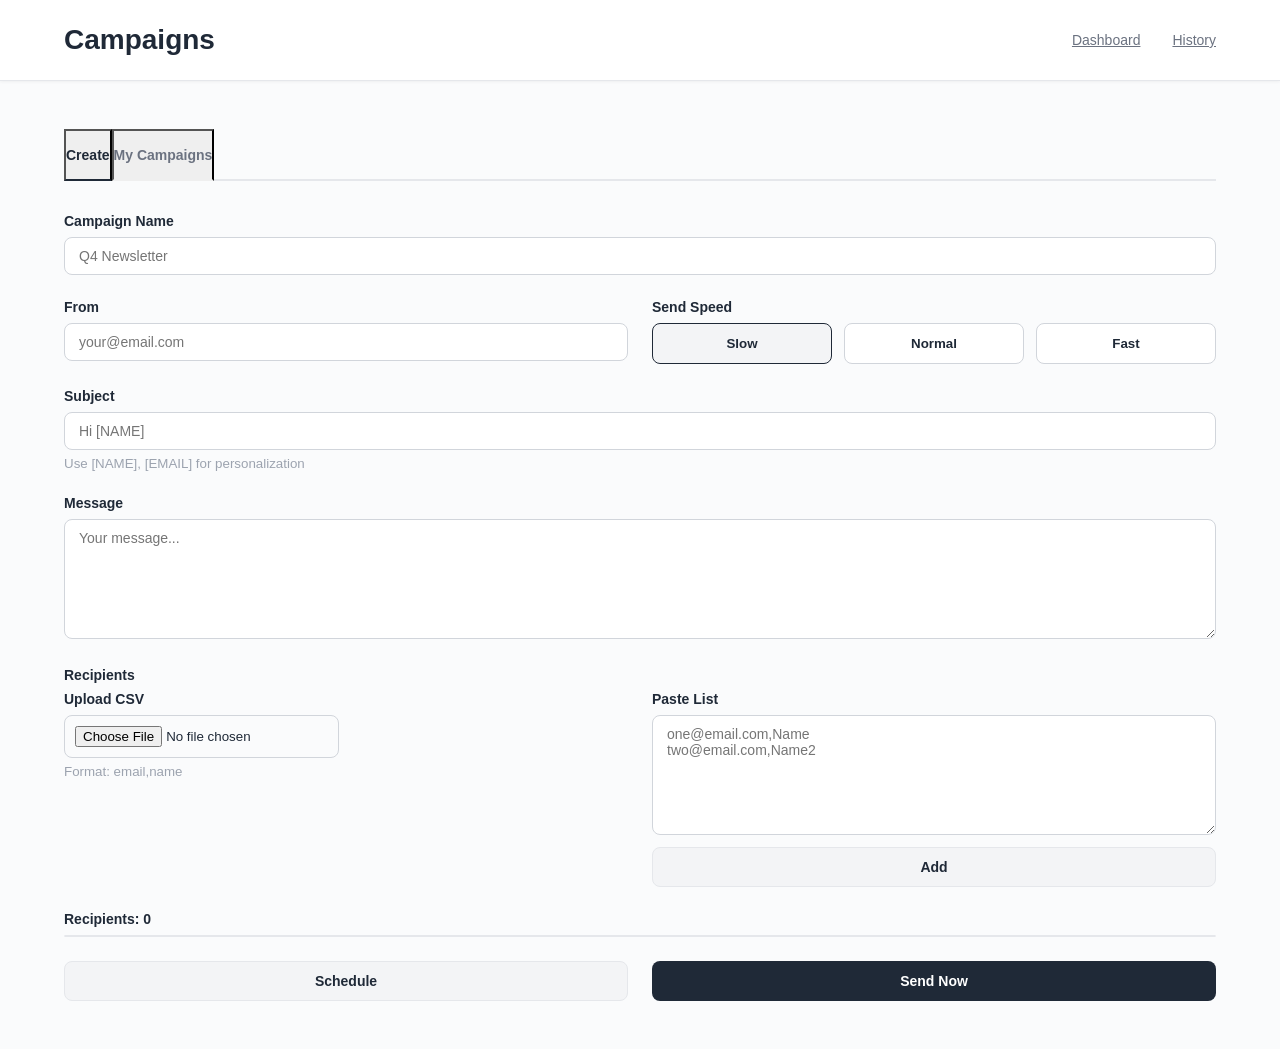
<file: src/dashboard/templates/campaigns.html>
<!doctype html>
<html lang="en">
<head>
<meta charset="utf-8"><meta name="viewport" content="width=device-width,initial-scale=1">
<title>PLATREMO · Campaigns</title>
<style>
*{margin:0;padding:0;box-sizing:border-box}body{font-family:-apple-system,BlinkMacSystemFont,'Segoe UI',Roboto,sans-serif;background:#fafbfc;color:#1f2937}header{background:white;border-bottom:1px solid #e5e7eb;padding:24px 0;box-shadow:0 1px 3px rgba(0,0,0,.05)}.container{max-width:1200px;margin:0 auto;padding:0 24px}.header-top{display:flex;justify-content:space-between;align-items:center;gap:40px}h1{font-size:28px;font-weight:600}.nav{display:flex;gap:32px}.nav a{font-size:14px;color:#6b7280;font-weight:500;transition:.2s}.nav a:hover{color:#1f2937}.main{padding:48px 0}.tabs{display:flex;gap:0;border-bottom:2px solid #e5e7eb;margin-bottom:32px}.tab{padding:16px 0;font-size:14px;font-weight:600;color:#6b7280;cursor:pointer;border-bottom:2px solid transparent;margin-bottom:-2px;transition:.2s}.tab.active{color:#1f2937;border-bottom-color:#1f2937}.form-group{margin-bottom:24px}.label{display:block;font-size:14px;font-weight:600;margin-bottom:8px;color:#1f2937}.input,.textarea,.select{width:100%;padding:10px 14px;border:1px solid #d1d5db;border-radius:8px;font-size:14px;background:white;color:#1f2937;font-family:inherit}.input:focus,.textarea:focus,.select:focus{outline:0;border-color:#1f2937;box-shadow:0 0 0 3px rgba(31,41,55,.05)}.textarea{resize:vertical;min-height:120px}.two-col{display:grid;grid-template-columns:1fr 1fr;gap:24px}.btn{border:0;padding:11px 20px;border-radius:8px;font-weight:600;cursor:pointer;font-size:14px;transition:.2s}.btn-primary{background:#1f2937;color:white}.btn-primary:hover{background:#111827}.btn-secondary{background:#f3f4f6;color:#1f2937;border:1px solid #e5e7eb}.btn-secondary:hover{background:#e5e7eb}.speed-options{display:grid;grid-template-columns:repeat(3,1fr);gap:12px}.speed-btn{padding:12px;border:1px solid #d1d5db;border-radius:8px;background:white;color:#1f2937;cursor:pointer;font-weight:600;transition:.2s}.speed-btn.selected{border-color:#1f2937;background:#f3f4f6}.recipient-list{background:white;border:1px solid #e5e7eb;border-radius:8px;max-height:250px;overflow-y:auto}.recipient-item{padding:12px;border-bottom:1px solid #e5e7eb;display:flex;justify-content:space-between;align-items:center;font-size:13px}.recipient-item:last-child{border-bottom:0}.recipient-item button{border:0;background:#ef4444;color:white;border-radius:6px;padding:4px 10px;cursor:pointer;font-size:12px;font-weight:600}.campaign-card{background:white;border:1px solid #e5e7eb;border-radius:12px;padding:24px;margin-bottom:16px}.campaign-header{display:flex;justify-content:space-between;align-items:start;gap:20px;margin-bottom:20px}.campaign-title{font-size:16px;font-weight:600;color:#1f2937}.campaign-meta{font-size:13px;color:#9ca3af}.campaign-status{display:inline-block;font-size:12px;font-weight:600;padding:4px 12px;border-radius:6px;background:#f3f4f6;color:#1f2937}.campaign-stats{display:grid;grid-template-columns:repeat(4,1fr);gap:16px;margin:20px 0}.stat-box{text-align:center;padding:12px}.stat-label{font-size:12px;color:#9ca3af;margin-bottom:4px}.stat-value{font-size:24px;font-weight:700;color:#1f2937}.modal{display:none;position:fixed;top:0;left:0;width:100%;height:100%;background:rgba(0,0,0,.5);z-index:1000;align-items:center;justify-content:center}.modal.active{display:flex}.modal-content{background:white;border-radius:12px;padding:32px;max-width:600px;max-height:90vh;overflow-y:auto;width:90%}.modal-header{font-size:20px;font-weight:600;margin-bottom:24px}.modal-footer{display:flex;gap:12px;justify-content:flex-end;margin-top:28px}.alert{padding:12px 16px;border-radius:8px;margin-bottom:16px;font-size:14px}.alert.success{background:#dcfce7;color:#166534}.alert.error{background:#fee2e2;color:#991b1b}.tab-content{display:none}.tab-content.active{display:block}@media(max-width:768px){.two-col{grid-template-columns:1fr}.speed-options{grid-template-columns:1fr}.campaign-stats{grid-template-columns:repeat(2,1fr)}}
</style></head>
<body>
<header><div class="container"><div class="header-top"><h1>Campaigns</h1><nav class="nav"><a href="/dashboard">Dashboard</a><a href="/history">History</a></nav></div></div></header>

<main class="main"><div class="container">
<div class="tabs"><button class="tab active" onclick="switchTab('create')">Create</button><button class="tab" onclick="switchTab('list')">My Campaigns</button></div>

<div id="create-tab" class="tab-content active"><form onsubmit="handleCreateCampaign(event)"><div id="alert"></div><div class="form-group"><label class="label">Campaign Name</label><input type="text" class="input" id="name" required placeholder="Q4 Newsletter"></div><div class="two-col"><div class="form-group"><label class="label">From</label><input type="email" class="input" id="sender" required placeholder="your@email.com"></div><div class="form-group"><label class="label">Send Speed</label><div class="speed-options"><button type="button" class="speed-btn selected" onclick="setSpeed('slow')">Slow</button><button type="button" class="speed-btn" onclick="setSpeed('normal')">Normal</button><button type="button" class="speed-btn" onclick="setSpeed('fast')">Fast</button></div></div></div><div class="form-group"><label class="label">Subject</label><input type="text" class="input" id="subject" required placeholder="Hi [NAME]"><small style="color:#9ca3af;display:block;margin-top:6px">Use [NAME], [EMAIL] for personalization</small></div><div class="form-group"><label class="label">Message</label><textarea class="textarea" id="body" required placeholder="Your message..."></textarea></div><div class="form-group"><label class="label">Recipients</label><div class="two-col"><div><label class="label">Upload CSV</label><input type="file" id="csv" accept=".csv" onchange="handleCSV(event)" style="padding:10px;border:1px solid #d1d5db;border-radius:8px;cursor:pointer"><small style="color:#9ca3af;display:block;margin-top:6px">Format: email,name</small></div><div><label class="label">Paste List</label><textarea class="textarea" id="paste" placeholder="one@email.com,Name&#10;two@email.com,Name2" style="height:100px"></textarea><button type="button" class="btn btn-secondary" onclick="addFromPaste()" style="width:100%;margin-top:8px">Add</button></div></div></div><div class="form-group"><label class="label">Recipients: <strong id="count">0</strong></label><div class="recipient-list" id="list"></div></div><div class="two-col"><button type="button" class="btn btn-secondary" onclick="scheduleClick()">Schedule</button><button type="submit" class="btn btn-primary">Send Now</button></div></form></div>

<div id="list-tab" class="tab-content"><div id="campaigns"></div></div>
</div></main>

<div id="preview-modal" class="modal"><div class="modal-content"><div class="modal-header">Preview</div><div style="margin:24px 0"><div class="form-group"><label class="label">Subject</label><div style="padding:12px;background:#f9fafb;border-radius:8px;border:1px solid #e5e7eb;word-break:break-word" id="prev-subject"></div></div><div class="form-group"><label class="label">Message</label><div style="padding:12px;background:#f9fafb;border-radius:8px;border:1px solid #e5e7eb;min-height:150px;white-space:pre-wrap;word-break:break-word" id="prev-body"></div></div><div class="form-group"><label class="label">To <strong id="prev-count"></strong> recipients</label></div></div><div class="modal-footer"><button class="btn btn-secondary" onclick="closePreview()">Back</button><button class="btn btn-primary" onclick="confirmSend()">Send</button></div></div></div>

<script>
let recipients=[];let speed='slow';let pending=null;function switchTab(t){document.querySelectorAll('.tab-content').forEach(e=>e.classList.remove('active'));document.querySelectorAll('.tab').forEach(e=>e.classList.remove('active'));document.getElementById(t+'-tab').classList.add('active');event.target.classList.add('active');if(t==='list')loadCampaigns()}function setSpeed(s){speed=s;document.querySelectorAll('.speed-btn').forEach(e=>e.classList.remove('selected'));event.target.classList.add('selected')}function handleCSV(e){const f=e.target.files[0];if(!f)return;const r=new FileReader();r.onload=ev=>{parseCSV(ev.target.result)};r.readAsText(f)}function addFromPaste(){const t=document.getElementById('paste').value;if(!t.trim())return;parseCSV(t);document.getElementById('paste').value=''}function parseCSV(t){const lines=t.trim().split('\n');const nr=[];lines.forEach(l=>{const [email,...name]=l.split(',');if(email.trim()){nr.push({email:email.trim(),name:name.join(',').trim()||''})}});recipients=[...new Map([...recipients,...nr].map(r=>[r.email,r])).values()];updateList()}function updateList(){const l=document.getElementById('list');document.getElementById('count').textContent=recipients.length;if(!recipients.length){l.innerHTML='<p style="color:#9ca3af;padding:20px;text-align:center">No recipients yet</p>';return}l.innerHTML=recipients.map((r,i)=>`<div class="recipient-item"><span>${r.email}${r.name?' • '+r.name:''}</span><button type="button" onclick="removeRecipient(${i})">Remove</button></div>`).join('')}function removeRecipient(i){recipients.splice(i,1);updateList()}function scheduleClick(){if(!recipients.length){showAlert('Please add recipients','error');return}document.getElementById('preview-modal').classList.add('active')}function closePreview(){document.getElementById('preview-modal').classList.remove('active')}async function handleCreateCampaign(e){e.preventDefault();const n=document.getElementById('name').value;const s=document.getElementById('subject').value;const b=document.getElementById('body').value;const se=document.getElementById('sender').value;if(!n||!s||!b||!se){showAlert('Fill all fields','error');return}if(!recipients.length){showAlert('Add recipients','error');return}pending={name:n,subject:s,body:b,sender_email:se,recipients,speed_setting:speed,scheduled_at:null};showPreview()}function showPreview(){const p=pending;document.getElementById('prev-subject').textContent=p.subject;let body=p.body.replace(/\[NAME\]/g,recipients[0]?.name||'there').replace(/\[EMAIL\]/g,recipients[0]?.email||'email@example.com');document.getElementById('prev-body').textContent=body;document.getElementById('prev-count').textContent=recipients.length;document.getElementById('preview-modal').classList.add('active')}async function confirmSend(){try{const r=await fetch('/api/campaigns',{method:'POST',headers:{'Content-Type':'application/json'},body:JSON.stringify(pending)});const d=await r.json();if(!d.ok){showAlert(d.error||'Failed','error');return}closePreview();showAlert('Campaign sent!','success');document.getElementById('name').value='';document.getElementById('subject').value='';document.getElementById('body').value='';recipients=[];updateList();setTimeout(()=>switchTab('list'),1000)}catch(e){showAlert('Error: '+e.message,'error')}}async function loadCampaigns(){try{const r=await fetch('/api/campaigns');const c=await r.json();const l=document.getElementById('campaigns');if(!c.length){l.innerHTML='<p style="color:#9ca3af">No campaigns yet</p>';return}l.innerHTML=c.map(x=>`<div class="campaign-card"><div class="campaign-header"><div><div class="campaign-title">${x.name}</div><div class="campaign-meta">${new Date(x.created_at).toLocaleDateString()}</div></div><span class="campaign-status">${x.status}</span></div><div class="campaign-stats"><div class="stat-box"><div class="stat-label">Total</div><div class="stat-value">${x.recipient_count}</div></div><div class="stat-box"><div class="stat-label">Sent</div><div class="stat-value">${x.sent||0}</div></div><div class="stat-box"><div class="stat-label">Failed</div><div class="stat-value">${x.failed||0}</div></div><div class="stat-box"><div class="stat-label">Pending</div><div class="stat-value">${x.pending||0}</div></div></div></div>`).join('')}catch(e){document.getElementById('campaigns').innerHTML='<p style="color:#ef4444">Error loading</p>'}}function showAlert(m,t){const a=document.getElementById('alert');a.innerHTML=`<div class="alert ${t}">${m}</div>`;if(t==='success')setTimeout(()=>a.innerHTML='',3000)}
</script>
</body></html>
</file>
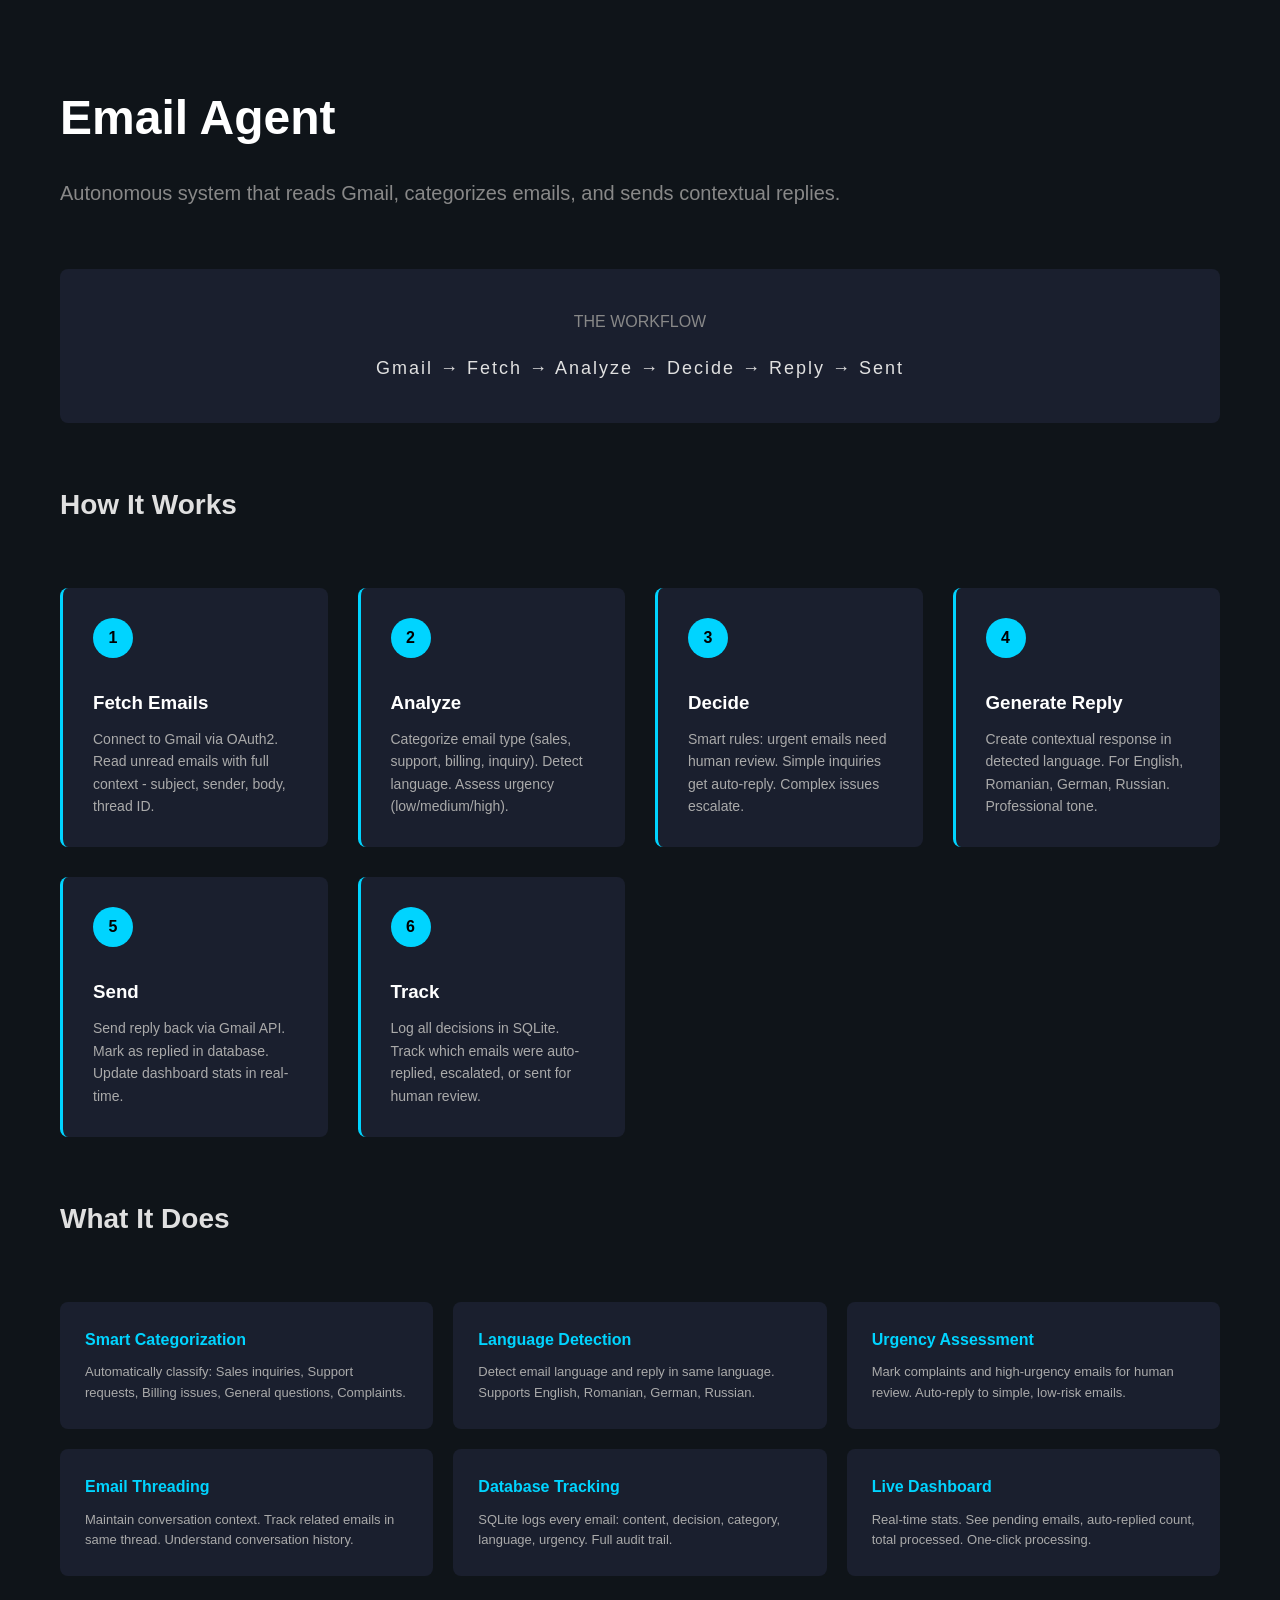
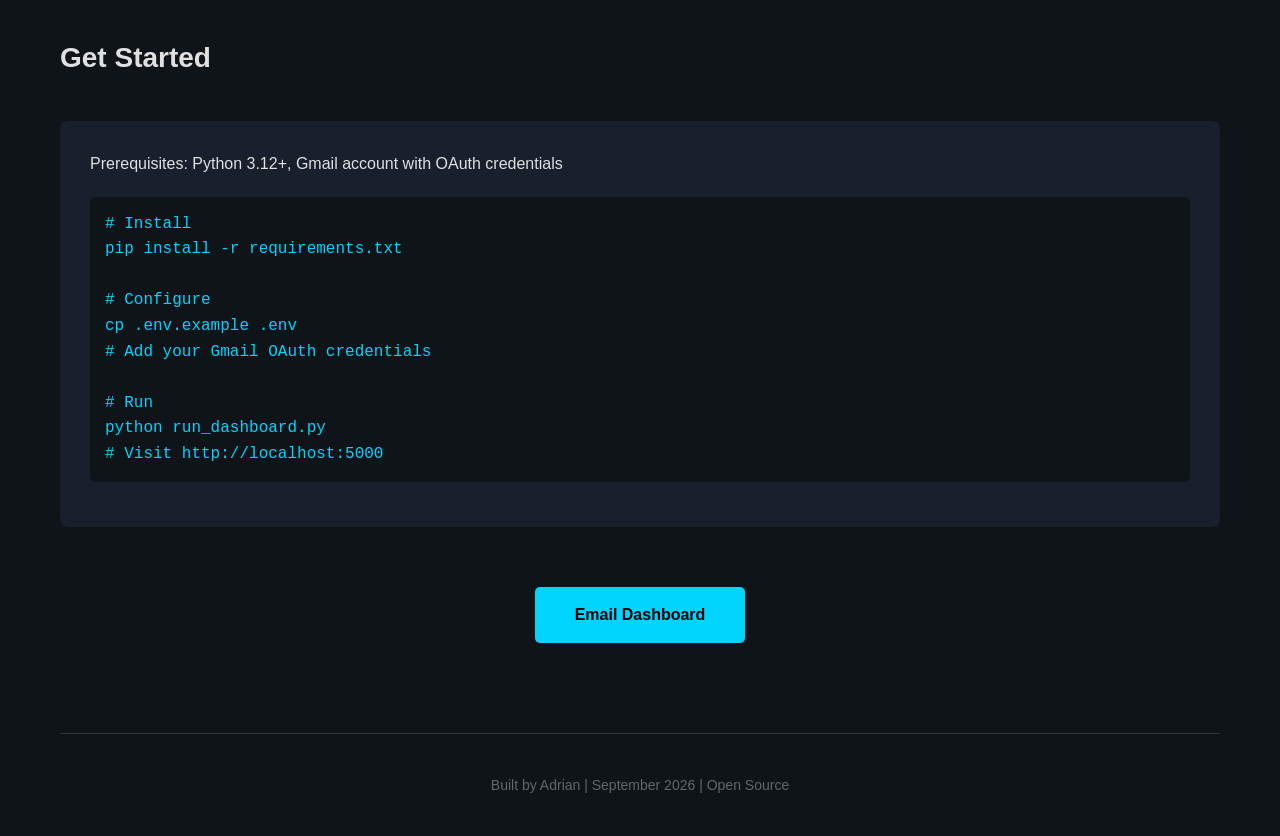
<file: src/dashboard/templates/intro.html>
<!DOCTYPE html>
<html>
<head>
    <title>Email Agent - How It Works</title>
    <style>
        * { margin: 0; padding: 0; box-sizing: border-box; }
        body { font-family: -apple-system, BlinkMacSystemFont, 'Segoe UI', Roboto, sans-serif; background: #0f1419; color: #e0e0e0; line-height: 1.6; }
        .container { max-width: 1200px; margin: 0 auto; padding: 40px 20px; }
        h1 { font-size: 48px; margin: 40px 0 20px; color: #fff; font-weight: 600; }
        .subtitle { font-size: 20px; color: #888; margin-bottom: 60px; }
        .flow { display: grid; grid-template-columns: repeat(auto-fit, minmax(250px, 1fr)); gap: 30px; margin: 60px 0; }
        .step { background: #1a1f2e; padding: 30px; border-radius: 8px; border-left: 3px solid #00d4ff; }
        .step-number { display: inline-block; background: #00d4ff; color: #000; width: 40px; height: 40px; border-radius: 50%; text-align: center; line-height: 40px; font-weight: bold; margin-bottom: 15px; }
        .step h3 { color: #fff; margin: 15px 0 10px; }
        .step p { color: #aaa; font-size: 14px; }
        .features { display: grid; grid-template-columns: repeat(auto-fit, minmax(280px, 1fr)); gap: 20px; margin: 60px 0; }
        .feature { background: #1a1f2e; padding: 25px; border-radius: 8px; }
        .feature h4 { color: #00d4ff; margin-bottom: 10px; font-size: 16px; }
        .feature p { color: #aaa; font-size: 13px; }
        .links { text-align: center; margin: 60px 0; }
        .btn { display: inline-block; padding: 15px 40px; background: #00d4ff; color: #000; text-decoration: none; border-radius: 5px; margin: 0 10px 10px; font-weight: 600; transition: 0.2s; }
        .btn:hover { background: #00a8cc; }
        .btn-secondary { background: #333; color: #fff; }
        .btn-secondary:hover { background: #444; }
        .diagram { background: #1a1f2e; padding: 40px; border-radius: 8px; margin: 40px 0; text-align: center; }
        code { background: #0f1419; padding: 2px 6px; border-radius: 3px; font-family: 'Courier New', monospace; color: #00d4ff; }
    </style>
</head>
<body>
    <div class="container">
        <h1>Email Agent</h1>
        <p class="subtitle">Autonomous system that reads Gmail, categorizes emails, and sends contextual replies.</p>
        
        <div class="diagram">
            <p style="color: #888; margin-bottom: 20px;">THE WORKFLOW</p>
            <div style="font-size: 18px; letter-spacing: 2px;">
                Gmail → Fetch → Analyze → Decide → Reply → Sent
            </div>
        </div>

        <h2 style="margin-top: 60px; margin-bottom: 30px; font-size: 28px;">How It Works</h2>
        
        <div class="flow">
            <div class="step">
                <div class="step-number">1</div>
                <h3>Fetch Emails</h3>
                <p>Connect to Gmail via OAuth2. Read unread emails with full context - subject, sender, body, thread ID.</p>
            </div>
            <div class="step">
                <div class="step-number">2</div>
                <h3>Analyze</h3>
                <p>Categorize email type (sales, support, billing, inquiry). Detect language. Assess urgency (low/medium/high).</p>
            </div>
            <div class="step">
                <div class="step-number">3</div>
                <h3>Decide</h3>
                <p>Smart rules: urgent emails need human review. Simple inquiries get auto-reply. Complex issues escalate.</p>
            </div>
            <div class="step">
                <div class="step-number">4</div>
                <h3>Generate Reply</h3>
                <p>Create contextual response in detected language. For English, Romanian, German, Russian. Professional tone.</p>
            </div>
            <div class="step">
                <div class="step-number">5</div>
                <h3>Send</h3>
                <p>Send reply back via Gmail API. Mark as replied in database. Update dashboard stats in real-time.</p>
            </div>
            <div class="step">
                <div class="step-number">6</div>
                <h3>Track</h3>
                <p>Log all decisions in SQLite. Track which emails were auto-replied, escalated, or sent for human review.</p>
            </div>
        </div>

        <h2 style="margin: 60px 0 30px; font-size: 28px;">What It Does</h2>
        
        <div class="features">
            <div class="feature">
                <h4>Smart Categorization</h4>
                <p>Automatically classify: Sales inquiries, Support requests, Billing issues, General questions, Complaints.</p>
            </div>
            <div class="feature">
                <h4>Language Detection</h4>
                <p>Detect email language and reply in same language. Supports English, Romanian, German, Russian.</p>
            </div>
            <div class="feature">
                <h4>Urgency Assessment</h4>
                <p>Mark complaints and high-urgency emails for human review. Auto-reply to simple, low-risk emails.</p>
            </div>
            <div class="feature">
                <h4>Email Threading</h4>
                <p>Maintain conversation context. Track related emails in same thread. Understand conversation history.</p>
            </div>
            <div class="feature">
                <h4>Database Tracking</h4>
                <p>SQLite logs every email: content, decision, category, language, urgency. Full audit trail.</p>
            </div>
            <div class="feature">
                <h4>Live Dashboard</h4>
                <p>Real-time stats. See pending emails, auto-replied count, total processed. One-click processing.</p>
            </div>
        </div>

        <h2 style="margin: 60px 0 30px; font-size: 28px;">Get Started</h2>
        
        <div style="background: #1a1f2e; padding: 30px; border-radius: 8px; margin: 40px 0;">
            <p style="margin-bottom: 20px;">Prerequisites: Python 3.12+, Gmail account with OAuth credentials</p>
            <code style="display: block; background: #0f1419; padding: 15px; border-radius: 5px; overflow-x: auto; margin: 15px 0;">
# Install<br>pip install -r requirements.txt<br>
<br>
# Configure<br>
cp .env.example .env<br>
# Add your Gmail OAuth credentials<br>
<br>
# Run<br>
python run_dashboard.py<br>
# Visit http://localhost:5000
            </code>
        </div>

        <div class="links">
            <a href="/dashboard" class="btn">Email Dashboard</a>
            
        </div>

        <div style="text-align: center; margin-top: 80px; padding-top: 40px; border-top: 1px solid #333; color: #666; font-size: 14px;">
            <p>Built by Adrian | September 2026 | Open Source</p>
        </div>
    </div>
</body>
</html>
</file>
